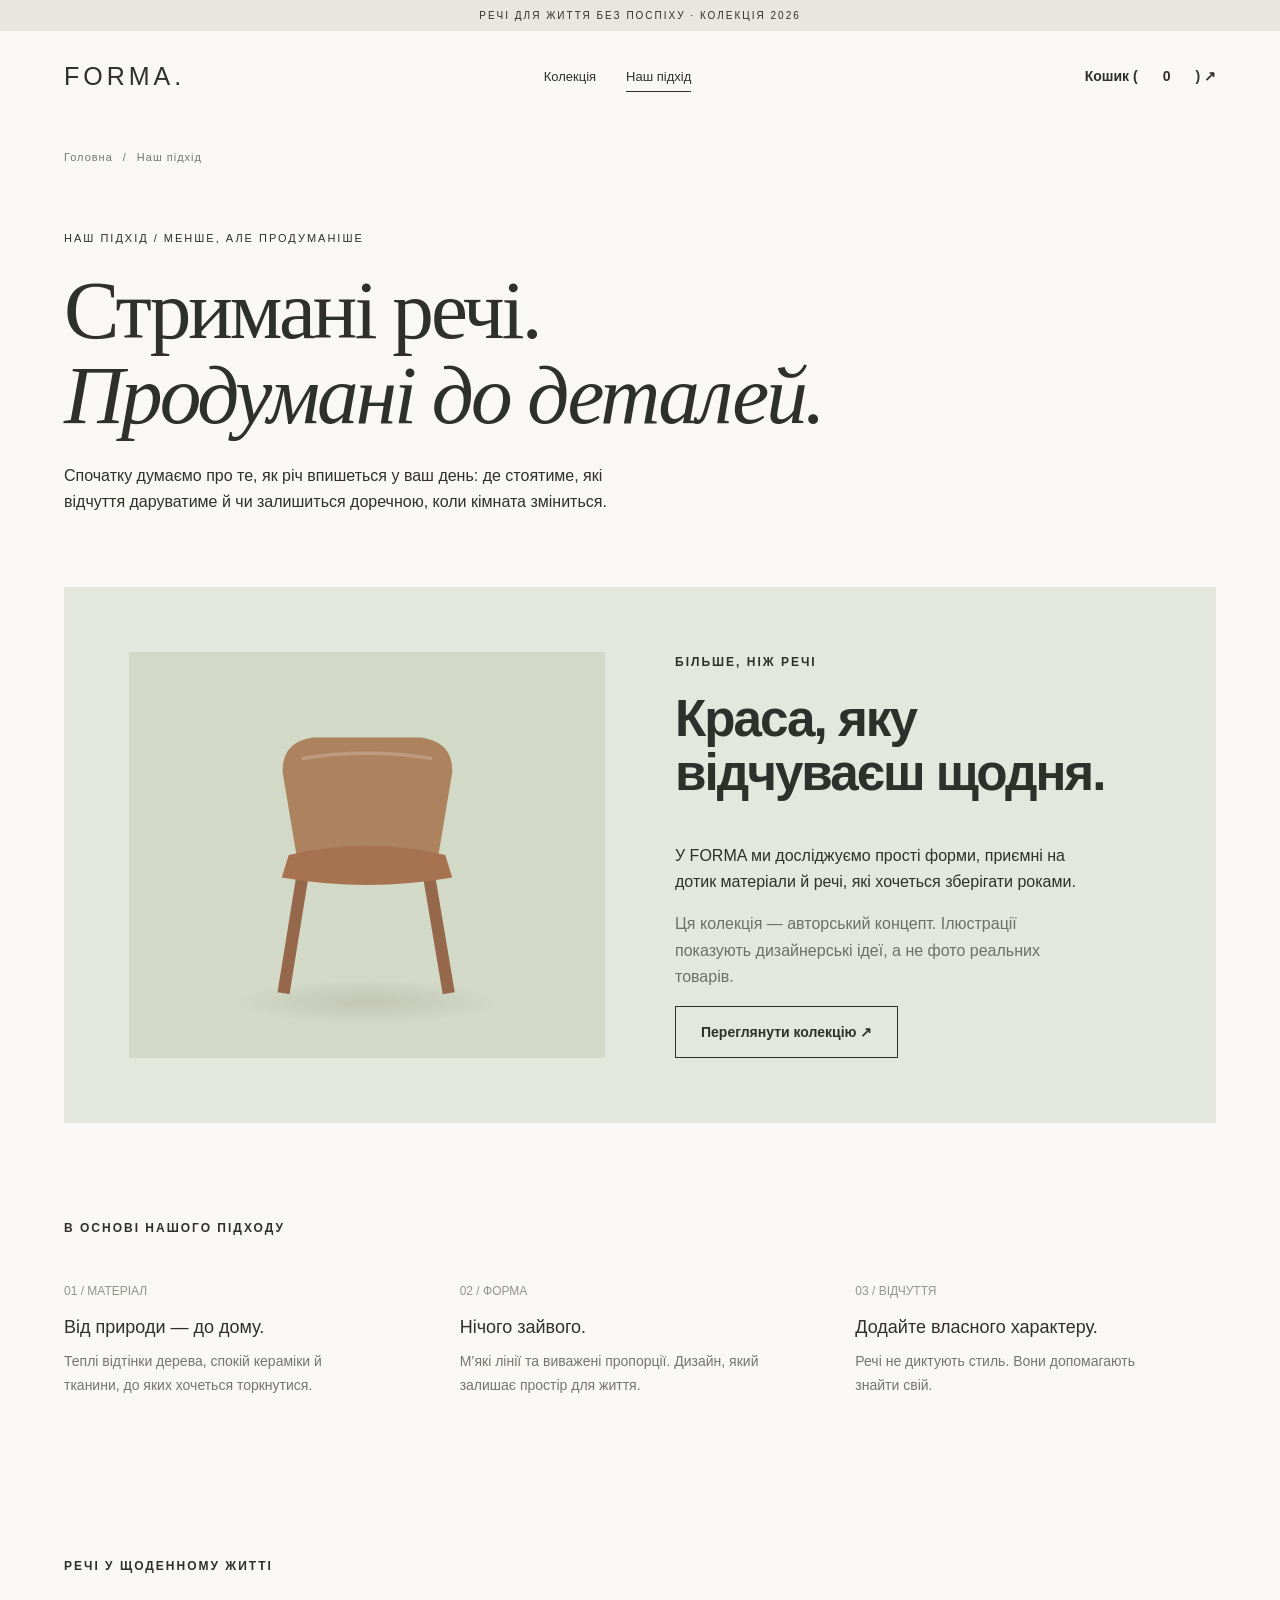
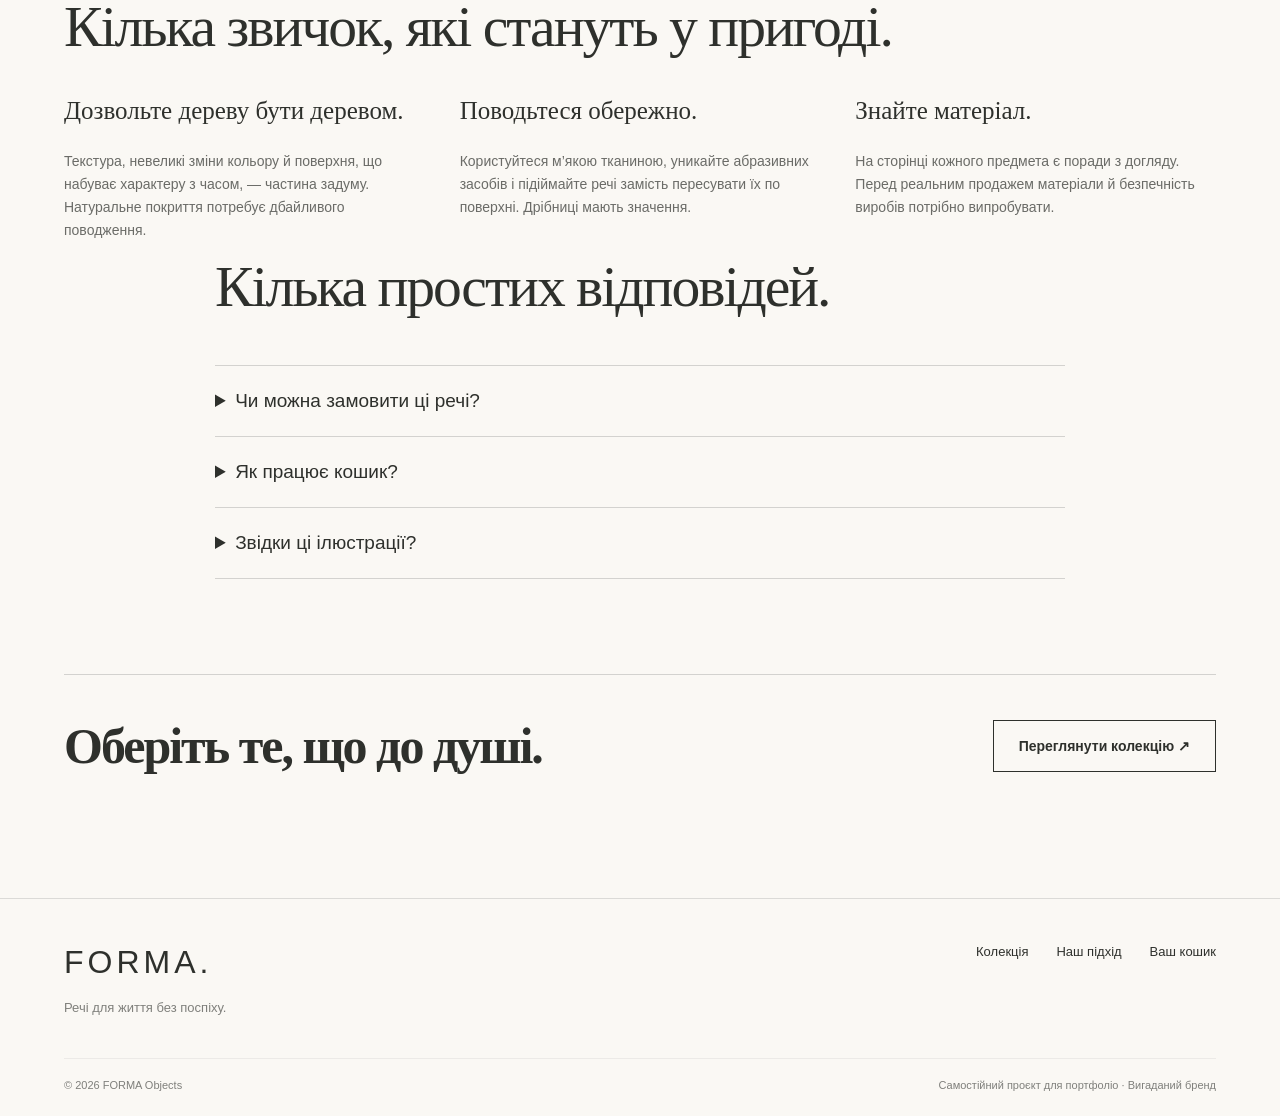
<file: about.html>
<!doctype html><html lang="uk"><head><meta charset="utf-8"><meta name="viewport" content="width=device-width,initial-scale=1"><meta name="theme-color" content="#f5f1e8"><meta name="description" content="Матеріали, пропорції та догляд у концепті предметів для дому FORMA."><title>Наш підхід — FORMA Objects</title><link rel="stylesheet" href="style.css"><link rel="icon" href="data:image/svg+xml,%3Csvg xmlns='http://www.w3.org/2000/svg' viewBox='0 0 100 100'%3E%3Crect width='100' height='100' rx='22' fill='%23293b28'/%3E%3Ctext x='50' y='70' text-anchor='middle' fill='%23e6ecc8' font-size='60'%3EF%3C/text%3E%3C/svg%3E"><script defer src="common.js"></script><script defer src="app.js?v=uk3"></script></head><body class="" data-page="about.html"><a class="skip" href="#main">Перейти до вмісту</a><div class="progress-line" aria-hidden="true"></div><div class="notice">РЕЧІ ДЛЯ ЖИТТЯ БЕЗ ПОСПІХУ · КОЛЕКЦІЯ 2026</div><header class="site-header"><div class="wrap"><nav class="nav" aria-label="Головна навігація"><a class="logo" href="index.html">FORMA.</a><div class="navlinks" id="site-nav"><a href="shop.html">Колекція</a><a href="about.html" aria-current="page">Наш підхід</a></div><a class="btn nav-cta" href="cart.html">Кошик (<span data-cart-count>0</span>) ↗</a><button class="menu-toggle" aria-label="Відкрити меню" aria-controls="site-nav" aria-expanded="false"><span></span><span></span></button></nav></div></header><main id="main"><div class="wrap crumb"><a href="index.html">Головна</a><span>/</span><span>Наш підхід</span></div><section class="page-intro wrap"><span class="page-kicker">Наш підхід / Менше, але продуманіше</span><h1 data-reveal>Стримані речі.<br><em>Продумані до деталей.</em></h1><p data-reveal>Спочатку думаємо про те, як річ впишеться у ваш день: де стоятиме, які відчуття даруватиме й чи залишиться доречною, коли кімната зміниться.</p></section><section class="wrap story" id="story"><div class="story-art"><svg viewBox="0 0 410 460" xmlns="http://www.w3.org/2000/svg" role="img" aria-label="Авторська ілюстрація товару"><defs><radialGradient id="shade"><stop stop-color="#74604b" stop-opacity=".16"/><stop offset="1" stop-color="#74604b" stop-opacity="0"/></radialGradient></defs><ellipse cx="205" cy="399" rx="150" ry="25" fill="url(#shade)"/><path d="M133 240L109 389M274 240L299 389" stroke="#95684c" stroke-width="14"/><path d="M108 135Q107 100 143 95L267 95Q304 100 303 135L287 231L124 231Z" fill="#ad825e"/><path d="M115 230Q205 209 295 230L303 256Q205 273 107 256Z" fill="#a77250"/><path d="M130 119Q205 107 280 119" fill="none" stroke="#fff" opacity=".2" stroke-width="4"/></svg></div><div class="story-copy"><span class="eyebrow">Більше, ніж речі</span><h2 style="margin-top:22px">Краса, яку<br>відчуваєш щодня.</h2><p>У FORMA ми досліджуємо прості форми, приємні на дотик матеріали й речі, які хочеться зберігати роками.</p><p class="muted">Ця колекція — авторський концепт. Ілюстрації показують дизайнерські ідеї, а не фото реальних товарів.</p><a href="shop.html" class="btn">Переглянути колекцію ↗</a></div></section><section class="section wrap"><span class="eyebrow">В основі нашого підходу</span><div class="values"><article><span class="value-no">01 / МАТЕРІАЛ</span><h3>Від природи — до дому.</h3><p class="muted">Теплі відтінки дерева, спокій кераміки й тканини, до яких хочеться торкнутися.</p></article><article><span class="value-no">02 / ФОРМА</span><h3>Нічого зайвого.</h3><p class="muted">М’які лінії та виважені пропорції. Дизайн, який залишає простір для життя.</p></article><article><span class="value-no">03 / ВІДЧУТТЯ</span><h3>Додайте власного характеру.</h3><p class="muted">Речі не диктують стиль. Вони допомагають знайти свій.</p></article></div></section><section class="wrap care-section"><span class="eyebrow">Речі у щоденному житті</span><h2 style="margin:22px 0 40px">Кілька звичок, які стануть у пригоді.</h2><div class="care-grid"><article data-reveal><h3>Дозвольте дереву бути деревом.</h3><p>Текстура, невеликі зміни кольору й поверхня, що набуває характеру з часом, — частина задуму. Натуральне покриття потребує дбайливого поводження.</p></article><article data-reveal style="--delay:90ms"><h3>Поводьтеся обережно.</h3><p>Користуйтеся м’якою тканиною, уникайте абразивних засобів і підіймайте речі замість пересувати їх по поверхні. Дрібниці мають значення.</p></article><article data-reveal style="--delay:180ms"><h3>Знайте матеріал.</h3><p>На сторінці кожного предмета є поради з догляду. Перед реальним продажем матеріали й безпечність виробів потрібно випробувати.</p></article></div></section><section class="section wrap" id="details" style="padding-top:0"><div class="faq"><h2>Кілька простих відповідей.</h2><details><summary>Чи можна замовити ці речі?</summary><p>Це демонстраційний магазин для портфоліо. Товари, характеристики й ціни вигадані. Реальних замовлень, оплат і доставок немає.</p></details><details><summary>Як працює кошик?</summary><p>Додавайте речі, змінюйте кількість або видаляйте позиції. Кошик зберігається в цьому браузері. Підсумок демонстраційного замовлення можна завантажити.</p></details><details><summary>Звідки ці ілюстрації?</summary><p>Предмети намальовано у SVG спеціально для цього концепту. Фото інтер’єру взято з Unsplash як ілюстрацію.</p></details></div></section><div class="wrap split-cta"><h2>Оберіть те, що до душі.</h2><a href="shop.html" class="btn">Переглянути колекцію ↗</a></div></main><footer class="site-footer"><div class="wrap"><div class="footer-top"><div><a class="logo" href="index.html">FORMA.</a><p style="font-size:13px;margin:16px 0 0;opacity:.6">Речі для життя без поспіху.</p></div><div class="footer-links"><a href="shop.html">Колекція</a><a href="about.html" aria-current="page">Наш підхід</a><a href="cart.html">Ваш кошик</a></div></div><div class="footer-bottom"><span>© 2026 FORMA Objects</span><span>Самостійний проєкт для портфоліо · Вигаданий бренд</span></div></div></footer><button class="back-top" aria-label="Повернутися нагору">↑</button><div class="toast" role="status" aria-live="polite" hidden></div></body></html>
</file>
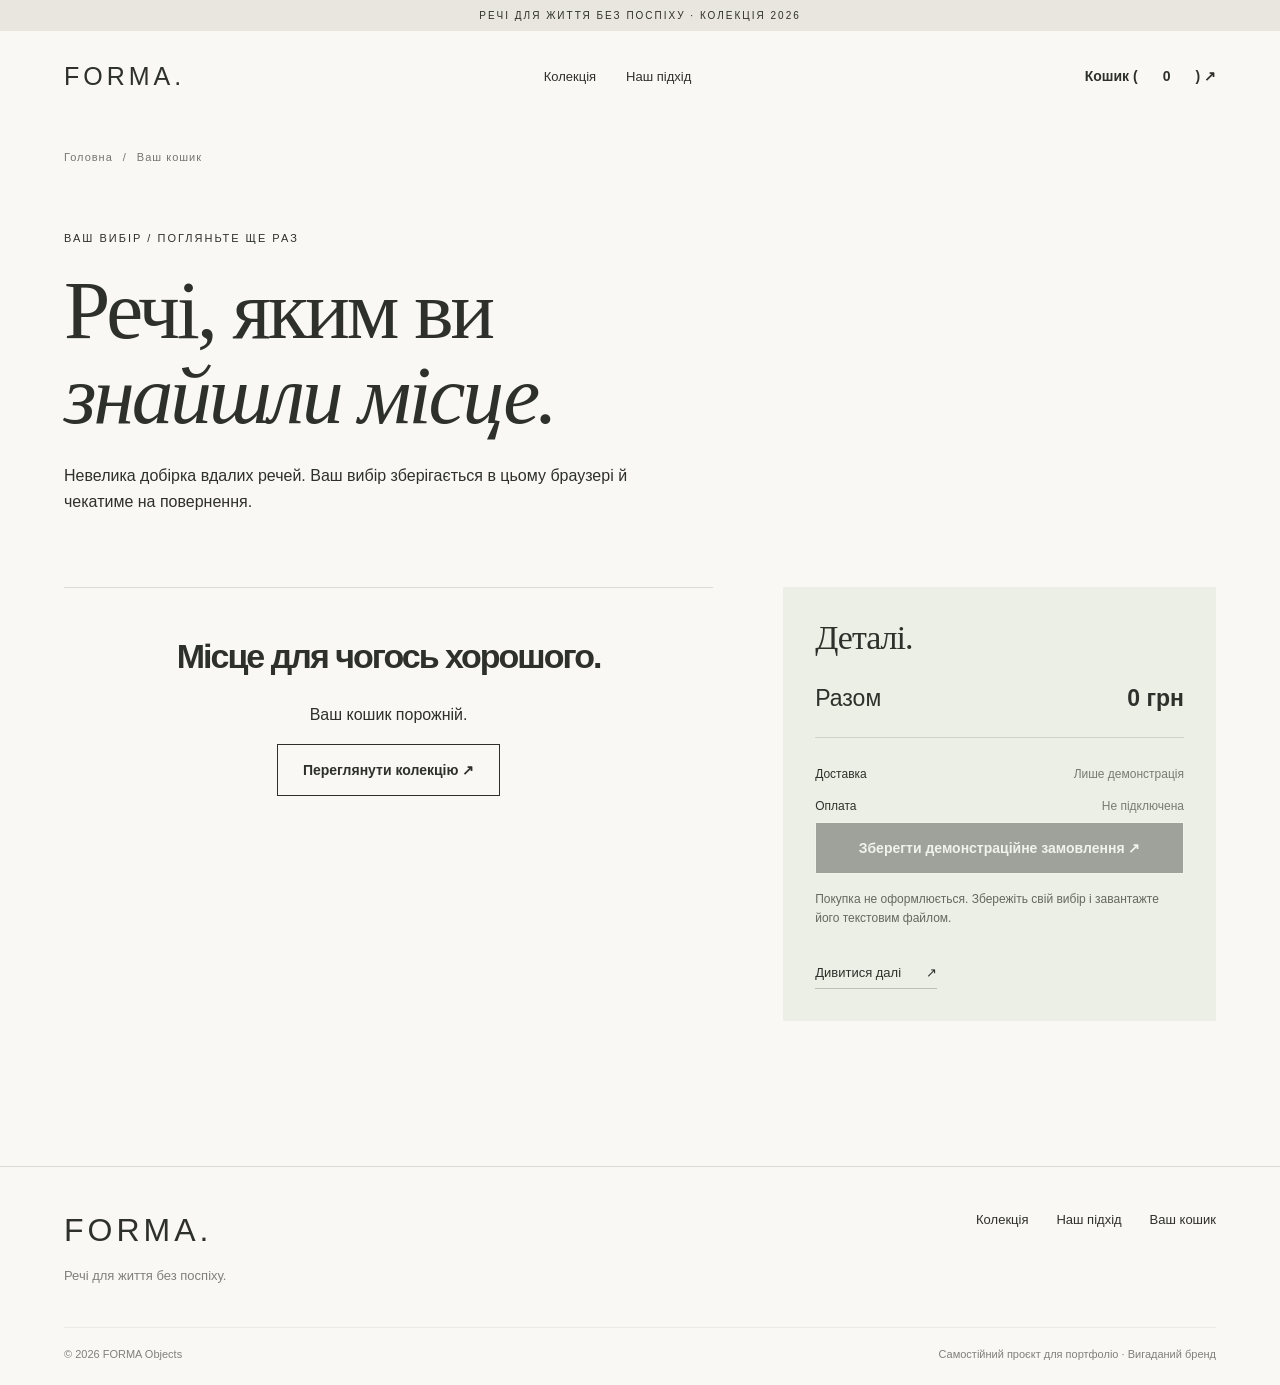
<file: cart.html>
<!doctype html><html lang="uk"><head><meta charset="utf-8"><meta name="viewport" content="width=device-width,initial-scale=1"><meta name="theme-color" content="#f5f1e8"><meta name="description" content="Перегляньте вибрані речі FORMA, змініть кількість і завантажте демонстраційний підсумок."><title>Ваш вибір — FORMA Objects</title><link rel="stylesheet" href="style.css"><link rel="icon" href="data:image/svg+xml,%3Csvg xmlns='http://www.w3.org/2000/svg' viewBox='0 0 100 100'%3E%3Crect width='100' height='100' rx='22' fill='%23293b28'/%3E%3Ctext x='50' y='70' text-anchor='middle' fill='%23e6ecc8' font-size='60'%3EF%3C/text%3E%3C/svg%3E"><script defer src="common.js"></script><script defer src="app.js?v=uk3"></script></head><body class="" data-page="cart.html"><a class="skip" href="#main">Перейти до вмісту</a><div class="progress-line" aria-hidden="true"></div><div class="notice">РЕЧІ ДЛЯ ЖИТТЯ БЕЗ ПОСПІХУ · КОЛЕКЦІЯ 2026</div><header class="site-header"><div class="wrap"><nav class="nav" aria-label="Головна навігація"><a class="logo" href="index.html">FORMA.</a><div class="navlinks" id="site-nav"><a href="shop.html">Колекція</a><a href="about.html">Наш підхід</a></div><a class="btn nav-cta" href="cart.html">Кошик (<span data-cart-count>0</span>) ↗</a><button class="menu-toggle" aria-label="Відкрити меню" aria-controls="site-nav" aria-expanded="false"><span></span><span></span></button></nav></div></header><main id="main"><div class="wrap crumb"><a href="index.html">Головна</a><span>/</span><span>Ваш кошик</span></div><section class="page-intro wrap"><span class="page-kicker">Ваш вибір / Погляньте ще раз</span><h1 data-reveal>Речі, яким ви<br><em>знайшли місце.</em></h1><p data-reveal>Невелика добірка вдалих речей. Ваш вибір зберігається в цьому браузері й чекатиме на повернення.</p></section><section class="wrap cart-layout"><div id="cart-items"></div><aside class="cart-summary-panel"><h2>Деталі.</h2><div class="cart-total"><span>Разом</span><b id="cart-total">0 грн</b></div><div class="cart-facts"><div><span>Доставка</span><span>Лише демонстрація</span></div><div><span>Оплата</span><span>Не підключена</span></div></div><button class="btn" id="checkout">Зберегти демонстраційне замовлення ↗</button><p class="formnote">Покупка не оформлюється. Збережіть свій вибір і завантажте його текстовим файлом.</p><div id="order-result" class="order-note" role="status" hidden></div><button class="btn" id="order-download" style="margin-top:14px" hidden>Завантажити підсумок ↓</button><a class="text-link" href="shop.html" style="margin-top:25px">Дивитися далі <span>↗</span></a></aside></section></main><footer class="site-footer"><div class="wrap"><div class="footer-top"><div><a class="logo" href="index.html">FORMA.</a><p style="font-size:13px;margin:16px 0 0;opacity:.6">Речі для життя без поспіху.</p></div><div class="footer-links"><a href="shop.html">Колекція</a><a href="about.html">Наш підхід</a><a href="cart.html">Ваш кошик</a></div></div><div class="footer-bottom"><span>© 2026 FORMA Objects</span><span>Самостійний проєкт для портфоліо · Вигаданий бренд</span></div></div></footer><button class="back-top" aria-label="Повернутися нагору">↑</button><div class="toast" role="status" aria-live="polite" hidden></div></body></html>
</file>
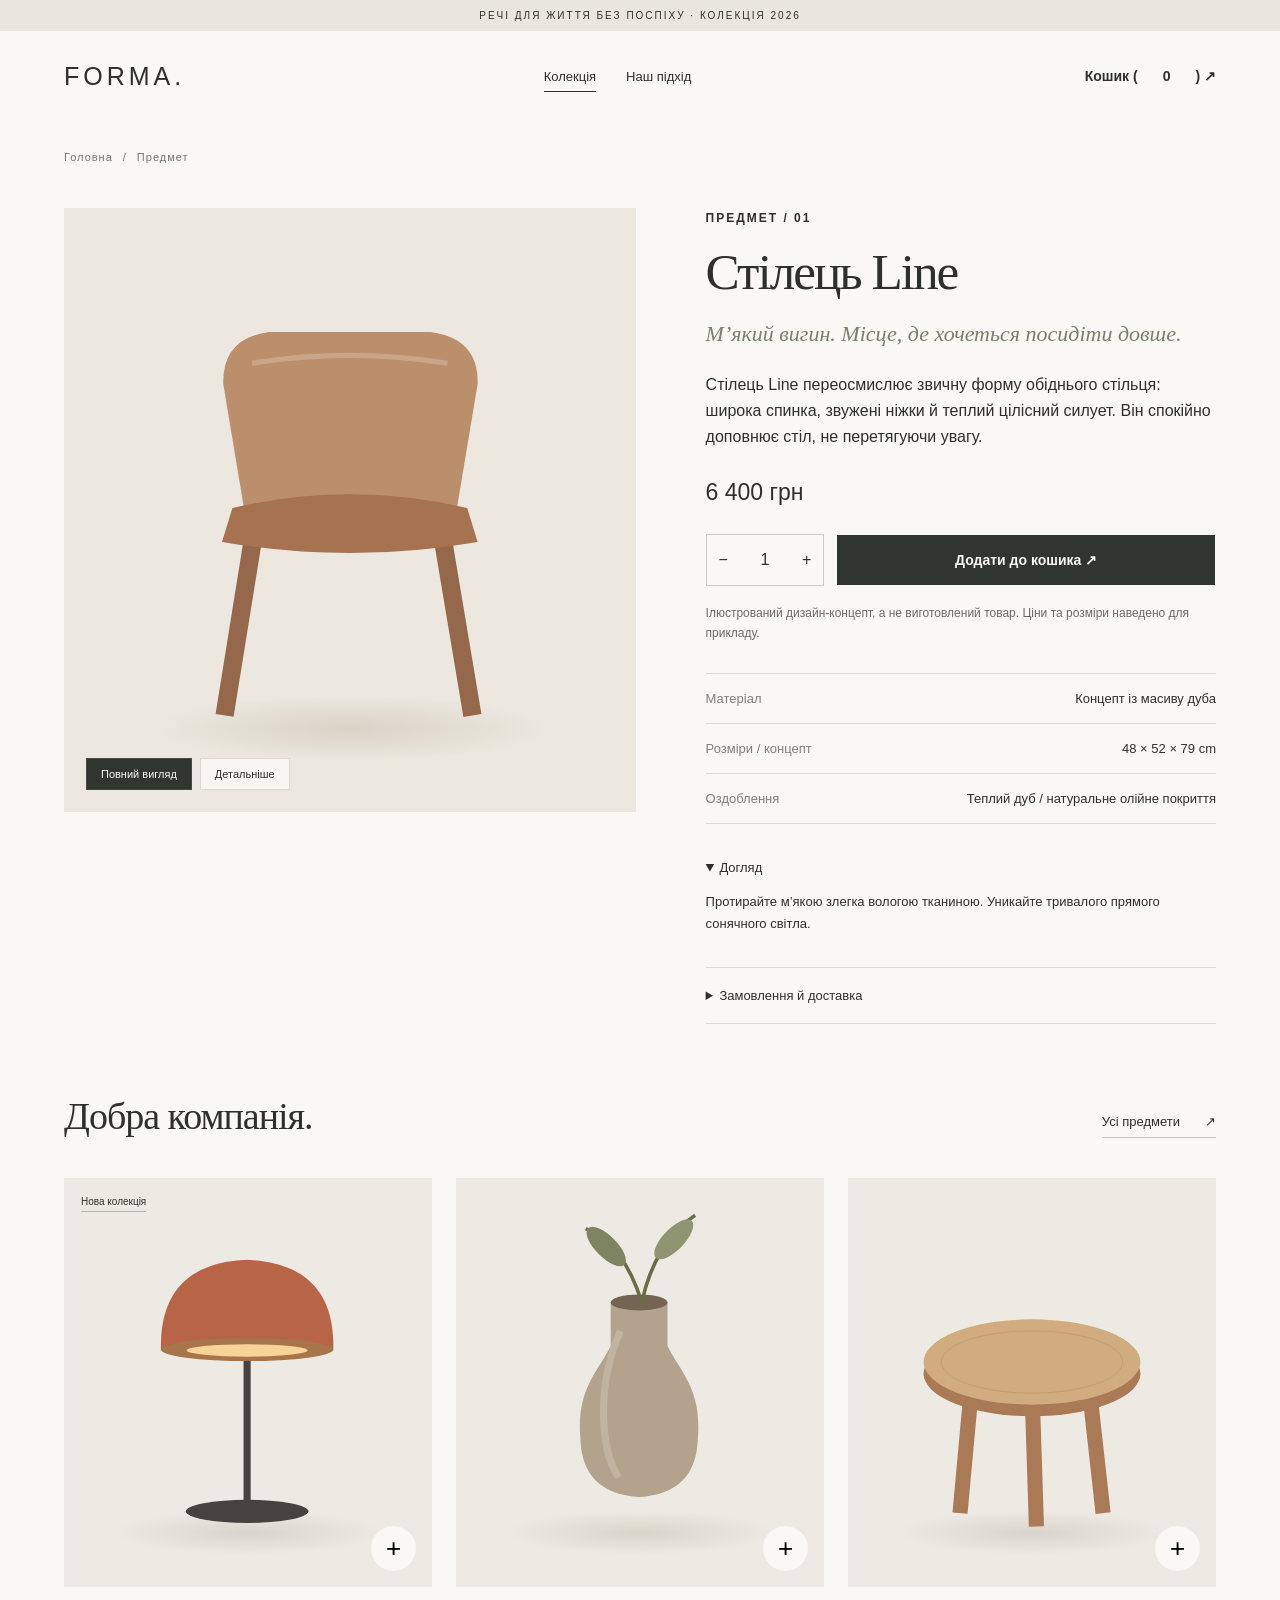
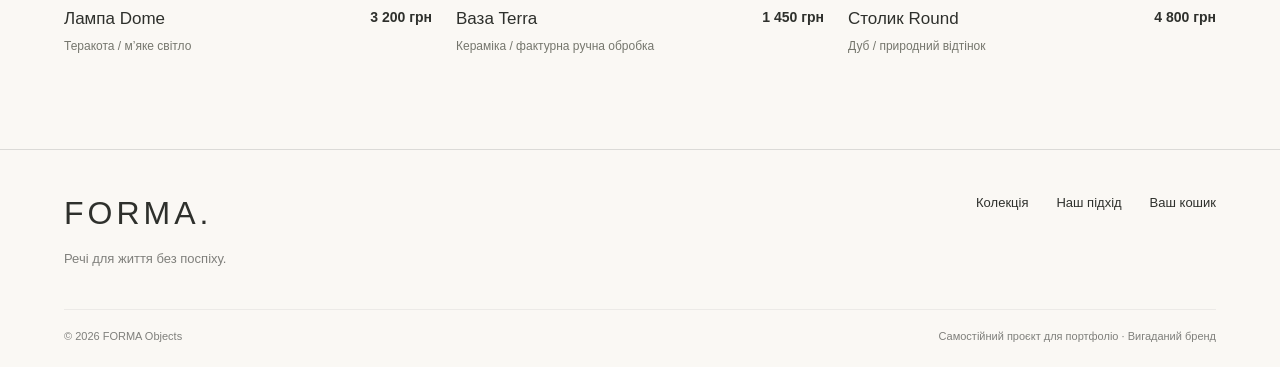
<file: product.html>
<!doctype html><html lang="uk"><head><meta charset="utf-8"><meta name="viewport" content="width=device-width,initial-scale=1"><meta name="theme-color" content="#f5f1e8"><meta name="description" content="Дізнайтеся про концепт меблів або декору FORMA: матеріали, розміри й догляд."><title>Предмет — FORMA Objects</title><link rel="stylesheet" href="style.css"><link rel="icon" href="data:image/svg+xml,%3Csvg xmlns='http://www.w3.org/2000/svg' viewBox='0 0 100 100'%3E%3Crect width='100' height='100' rx='22' fill='%23293b28'/%3E%3Ctext x='50' y='70' text-anchor='middle' fill='%23e6ecc8' font-size='60'%3EF%3C/text%3E%3C/svg%3E"><script defer src="common.js"></script><script defer src="app.js?v=uk3"></script></head><body class="" data-page="product.html"><a class="skip" href="#main">Перейти до вмісту</a><div class="progress-line" aria-hidden="true"></div><div class="notice">РЕЧІ ДЛЯ ЖИТТЯ БЕЗ ПОСПІХУ · КОЛЕКЦІЯ 2026</div><header class="site-header"><div class="wrap"><nav class="nav" aria-label="Головна навігація"><a class="logo" href="index.html">FORMA.</a><div class="navlinks" id="site-nav"><a href="shop.html" aria-current="page">Колекція</a><a href="about.html">Наш підхід</a></div><a class="btn nav-cta" href="cart.html">Кошик (<span data-cart-count>0</span>) ↗</a><button class="menu-toggle" aria-label="Відкрити меню" aria-controls="site-nav" aria-expanded="false"><span></span><span></span></button></nav></div></header><main id="main"><div class="wrap crumb"><a href="index.html">Головна</a><span>/</span><span>Предмет</span></div><section class="wrap" id="product-detail"></section><section class="wrap related"><div class="section-top"><h2>Добра компанія.</h2><a href="shop.html" class="text-link">Усі предмети <span>↗</span></a></div><div class="grid3" id="related-products"></div></section></main><footer class="site-footer"><div class="wrap"><div class="footer-top"><div><a class="logo" href="index.html">FORMA.</a><p style="font-size:13px;margin:16px 0 0;opacity:.6">Речі для життя без поспіху.</p></div><div class="footer-links"><a href="shop.html" aria-current="page">Колекція</a><a href="about.html">Наш підхід</a><a href="cart.html">Ваш кошик</a></div></div><div class="footer-bottom"><span>© 2026 FORMA Objects</span><span>Самостійний проєкт для портфоліо · Вигаданий бренд</span></div></div></footer><button class="back-top" aria-label="Повернутися нагору">↑</button><div class="toast" role="status" aria-live="polite" hidden></div></body></html>
</file>
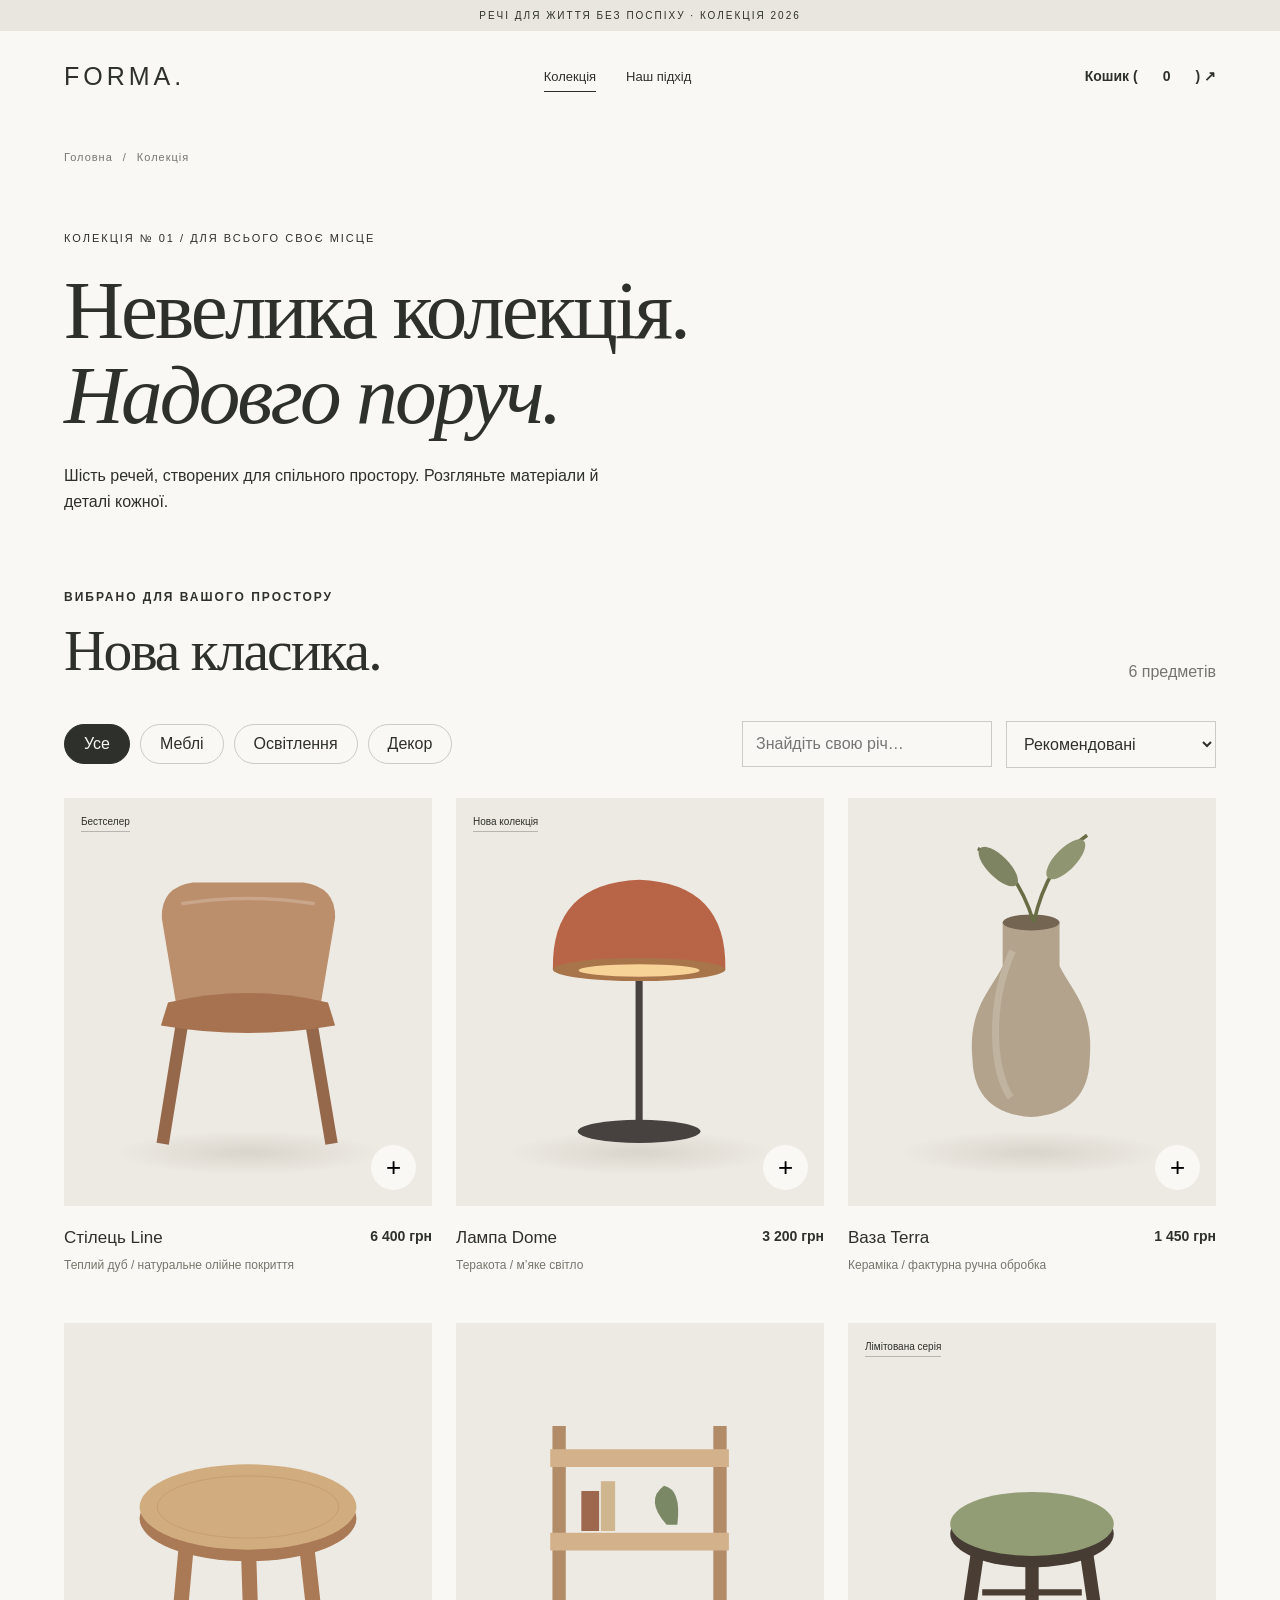
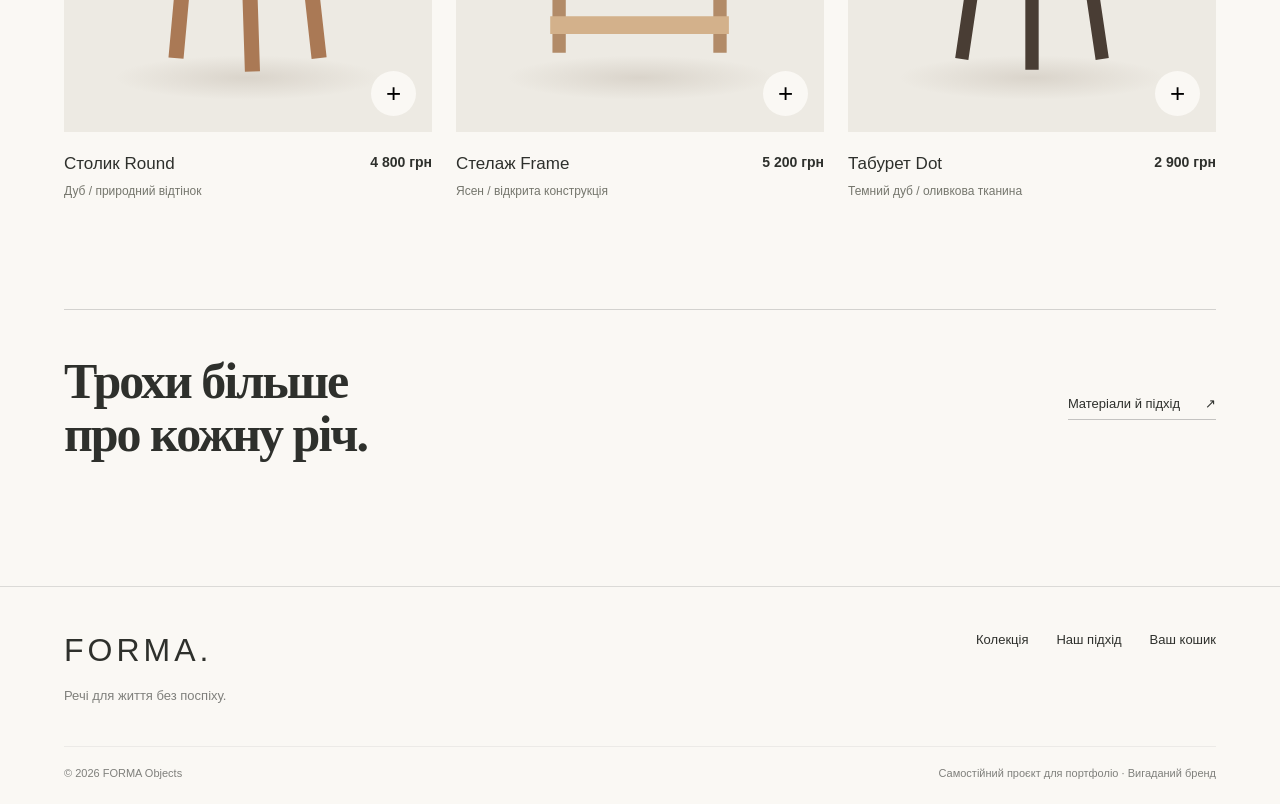
<file: shop.html>
<!doctype html><html lang="uk"><head><meta charset="utf-8"><meta name="viewport" content="width=device-width,initial-scale=1"><meta name="theme-color" content="#f5f1e8"><meta name="description" content="Перегляньте шість ілюстрованих концептів меблів, освітлення й декору. Шукайте, фільтруйте й вивчайте деталі."><title>Колекція — FORMA Objects</title><link rel="stylesheet" href="style.css"><link rel="icon" href="data:image/svg+xml,%3Csvg xmlns='http://www.w3.org/2000/svg' viewBox='0 0 100 100'%3E%3Crect width='100' height='100' rx='22' fill='%23293b28'/%3E%3Ctext x='50' y='70' text-anchor='middle' fill='%23e6ecc8' font-size='60'%3EF%3C/text%3E%3C/svg%3E"><script defer src="common.js"></script><script defer src="app.js?v=uk3"></script></head><body class="shop-page" data-page="shop.html"><a class="skip" href="#main">Перейти до вмісту</a><div class="progress-line" aria-hidden="true"></div><div class="notice">РЕЧІ ДЛЯ ЖИТТЯ БЕЗ ПОСПІХУ · КОЛЕКЦІЯ 2026</div><header class="site-header"><div class="wrap"><nav class="nav" aria-label="Головна навігація"><a class="logo" href="index.html">FORMA.</a><div class="navlinks" id="site-nav"><a href="shop.html" aria-current="page">Колекція</a><a href="about.html">Наш підхід</a></div><a class="btn nav-cta" href="cart.html">Кошик (<span data-cart-count>0</span>) ↗</a><button class="menu-toggle" aria-label="Відкрити меню" aria-controls="site-nav" aria-expanded="false"><span></span><span></span></button></nav></div></header><main id="main"><div class="wrap crumb"><a href="index.html">Головна</a><span>/</span><span>Колекція</span></div><section class="page-intro wrap"><span class="page-kicker">Колекція № 01 / Для всього своє місце</span><h1 data-reveal>Невелика колекція.<br><em>Надовго поруч.</em></h1><p data-reveal>Шість речей, створених для спільного простору. Розгляньте матеріали й деталі кожної.</p></section><section class="section wrap" id="collection"><div class="section-top"><div><span class="eyebrow">Вибрано для вашого простору</span><h2 style="margin-top:15px">Нова класика.</h2></div><span class="muted" id="results-count" role="status"></span></div><div class="shop-controls"><div class="chips" aria-label="Категорії товарів"><button class="chip" data-category="all" aria-pressed="true">Усе</button><button class="chip" data-category="furniture" aria-pressed="false">Меблі</button><button class="chip" data-category="light" aria-pressed="false">Освітлення</button><button class="chip" data-category="decor" aria-pressed="false">Декор</button></div><input type="search" id="search" aria-label="Пошук товарів" placeholder="Знайдіть свою річ…"><select id="sort" aria-label="Сортування товарів"><option value="featured">Рекомендовані</option><option value="low">Ціна: за зростанням</option><option value="high">Ціна: за спаданням</option></select></div><div class="grid3 product-grid" id="products"></div><div class="empty" id="no-results" hidden><h3>Нічого не знайдено.</h3><p>Спробуйте іншу назву або категорію.</p><button class="btn" id="reset-filters">Скинути пошук</button></div></section><div class="wrap split-cta"><h2>Трохи більше<br>про кожну річ.</h2><a href="about.html" class="text-link">Матеріали й підхід <span>↗</span></a></div></main><footer class="site-footer"><div class="wrap"><div class="footer-top"><div><a class="logo" href="index.html">FORMA.</a><p style="font-size:13px;margin:16px 0 0;opacity:.6">Речі для життя без поспіху.</p></div><div class="footer-links"><a href="shop.html" aria-current="page">Колекція</a><a href="about.html">Наш підхід</a><a href="cart.html">Ваш кошик</a></div></div><div class="footer-bottom"><span>© 2026 FORMA Objects</span><span>Самостійний проєкт для портфоліо · Вигаданий бренд</span></div></div></footer><button class="back-top" aria-label="Повернутися нагору">↑</button><div class="toast" role="status" aria-live="polite" hidden></div></body></html>
</file>
<file: style.css>
*{box-sizing:border-box}html{scroll-behavior:smooth;scroll-padding-top:90px}body{margin:0}button,input,select,textarea{font:inherit}button,a,input,select,textarea{-webkit-tap-highlight-color:transparent}button,a{touch-action:manipulation}button{cursor:pointer}a{color:inherit;text-decoration:none}img{display:block;width:100%;object-fit:cover}button:focus-visible,a:focus-visible,input:focus-visible,select:focus-visible,textarea:focus-visible{outline:3px solid #786cff;outline-offset:5px}.skip{position:fixed;top:-100px;left:20px;z-index:99;padding:14px;background:#fff;color:#111}.skip:focus{top:10px}.wrap{width:min(1320px,90%);margin:auto}.nav{display:flex;align-items:center;justify-content:space-between;gap:24px;min-height:90px}.navlinks{display:flex;gap:30px;align-items:center}.logo{font-size:27px;font-weight:800;letter-spacing:-1.5px}.eyebrow{font-size:12px;text-transform:uppercase;letter-spacing:2px;font-weight:700}.btn{display:inline-flex;align-items:center;justify-content:center;gap:25px;padding:17px 25px;border:1px solid currentColor;background:transparent;font-weight:600;font-size:14px}.btn:hover{transform:translateY(-2px)}.menu-toggle{display:none;color:inherit;background:transparent;border:1px solid currentColor;padding:10px}.section{padding:95px 0}h1,h2,h3,p{margin-top:0}h2{font-size:clamp(34px,4.5vw,64px);line-height:1.06;letter-spacing:-2px}p{line-height:1.65}.section-top{display:flex;justify-content:space-between;align-items:end;gap:25px;margin-bottom:40px}.section-top h2{margin-bottom:0}.muted{opacity:.65}.grid3{display:grid;grid-template-columns:repeat(3,1fr);gap:24px}.footer{padding:35px 0;border-top:1px solid #8885;font-size:13px}.footer .wrap{display:flex;justify-content:space-between;gap:20px;flex-wrap:wrap}.demo{font-size:11px;letter-spacing:.4px;opacity:.65}.chips{display:flex;gap:10px;flex-wrap:wrap}.chip{border:1px solid #8886;background:transparent;border-radius:30px;padding:10px 19px;color:inherit}.chip[aria-pressed=true]{background:var(--ink);color:var(--paper);border-color:var(--ink)}dialog{width:min(540px,92%);max-height:90dvh;overflow:auto;border:0;padding:35px;background:var(--paper,#fff);color:var(--ink,#111)}dialog::backdrop{background:#1119;backdrop-filter:blur(6px)}.dialoghead{display:flex;align-items:center;justify-content:space-between;gap:20px;margin-bottom:25px}.dialoghead h2{font-size:30px;letter-spacing:-1px;margin:0}.close{border:1px solid #8886;background:transparent;color:inherit;width:38px;height:38px;font-size:22px}label{display:block;font-size:13px;margin:16px 0 7px}input,select,textarea{width:100%;padding:13px;border:1px solid #8886;border-radius:0;background:transparent;color:inherit}select option{background:var(--paper,#fff);color:var(--ink,#111)}textarea{resize:vertical}.fieldrow{display:grid;grid-template-columns:1fr 1fr;gap:15px}.formnote{font-size:12px;line-height:1.6;opacity:.7;margin-top:16px}.toast{position:fixed;bottom:24px;left:50%;transform:translateX(-50%);background:var(--ink,#111);color:var(--paper,#fff);padding:18px 24px;z-index:100;max-width:92%;box-shadow:0 6px 40px #0002}.hidden,[hidden]{display:none!important}.faq details{border-top:1px solid #8885;padding:24px 0}.faq details:last-child{border-bottom:1px solid #8885}.faq summary{cursor:pointer;font-size:19px}.faq details p{margin-top:18px;max-width:650px}.reveal{animation:rise .7s ease both}@keyframes rise{from{opacity:0;transform:translateY(20px)}to{opacity:1;transform:none}}@media(max-width:760px){.nav{min-height:74px}.menu-toggle{display:block}.navlinks{display:none;position:absolute;top:74px;left:0;width:100%;padding:25px 5%;background:var(--paper);border-bottom:1px solid #8885;z-index:30;flex-direction:column;align-items:stretch}.navlinks.open{display:flex}.nav>.btn{margin-left:auto}.grid3{grid-template-columns:1fr}.section{padding:65px 0}.section-top{align-items:start;flex-direction:column}h2{letter-spacing:-1px}.fieldrow{grid-template-columns:1fr}.btn{gap:15px;padding:14px 18px}}@media(prefers-reduced-motion:reduce){html{scroll-behavior:auto}*,*::before,*::after{animation:none!important;transition:none!important}}:root{--paper:#faf8f4;--ink:#2e302c}body{background:var(--paper);color:var(--ink);font-family:Arial,sans-serif}.notice{background:#e8e6df;text-align:center;padding:10px;font-size:10px;letter-spacing:2px}.logo{letter-spacing:4px;font-size:25px;font-weight:500}.nav .btn{border:0;padding-right:0}.hero{display:grid;grid-template-columns:.8fr 1.2fr;background:#eeebe3;min-height:600px}.hero-copy{padding:80px 45px 70px max(5vw,calc((100vw - 1320px)/2));align-self:center}.hero h1{font-family:Georgia,serif;font-weight:400;font-size:clamp(58px,5.8vw,90px);line-height:1.03;letter-spacing:-4px;margin:25px 0}.hero h1 em{font-weight:400;color:#7b826c}.hero p{font-size:15px;max-width:320px}.hero .btn{margin-top:18px;background:var(--ink);color:var(--paper)}.hero-image{position:relative;min-height:590px;overflow:hidden}.hero-image img{height:100%;position:absolute;inset:0;filter:saturate(.7)}.image-label{position:absolute;bottom:28px;right:28px;background:#faf8f4e8;padding:18px 24px;font-size:12px}.image-label b{display:block;margin-bottom:6px;font-family:Georgia,serif;font-size:21px;font-weight:400}.benefits{display:flex;justify-content:space-between;gap:25px;padding:25px 0;border-bottom:1px solid #8884;font-size:12px}.benefits span{display:flex;gap:15px;align-items:center}.benefits i{font-style:normal;font-size:25px}.section h2{font-family:Georgia,serif;font-weight:400}.shop-controls{display:flex;align-items:center;gap:14px;flex-wrap:wrap;margin-bottom:30px}.shop-controls input{max-width:250px;margin-left:auto}.shop-controls select{max-width:210px}.product-visual{background:#edeae3;position:relative;aspect-ratio:.9;overflow:hidden}.product-visual svg{width:100%;height:100%;transition:transform .4s}.product:hover svg{transform:scale(1.045)}.tag{position:absolute;left:17px;top:18px;font-size:10px;border-bottom:1px solid #8888;padding-bottom:4px}.add{position:absolute;bottom:16px;right:16px;background:#faf8f4;border:0;border-radius:50%;width:45px;height:45px;font-size:26px}.add:hover{background:#dce2d0}.product-title{display:flex;justify-content:space-between;gap:10px;margin-top:22px}.product h3{font-size:17px;font-weight:500;margin-bottom:8px}.product p{font-size:12px;color:#75766d}.product strong{font-size:14px;white-space:nowrap}.product-grid{row-gap:35px}.empty{padding:50px;text-align:center;border:1px solid #8884}.story{background:#e4e7dd;display:grid;grid-template-columns:1fr 1fr;gap:70px;padding:65px}.story-art{background:#d2d9c7;display:flex;align-items:center;justify-content:center;min-height:370px}.story-art svg{max-height:400px;width:100%}.story-copy{align-self:center}.story h2{font-size:clamp(36px,4vw,58px)}.story p{max-width:420px}.values{display:grid;grid-template-columns:repeat(3,1fr);gap:35px;margin-top:45px}.values h3{font-size:18px;font-weight:500;margin:18px 0 12px}.values p{font-size:14px;max-width:300px}.value-no{font-size:12px;opacity:.5}.faq{max-width:850px;margin:auto}.cart-row{display:grid;grid-template-columns:68px 1fr auto;align-items:center;gap:15px;border-bottom:1px solid #8884;padding:18px 0}.cart-row svg{width:68px;background:#eeebe3}.cart-row h3{font-size:15px;margin-bottom:8px}.cart-row p{font-size:12px;margin:0}.cart-buttons{display:flex;align-items:center;gap:8px;margin-top:10px}.cart-buttons button{border:1px solid #8885;background:transparent;color:inherit;min-width:28px;height:28px}.cart-buttons .remove{font-size:11px;border:0;text-decoration:underline}.cart-total{display:flex;justify-content:space-between;margin:25px 0;font-size:23px}.order-done{padding:20px;background:#e4e7dd;margin:15px 0;font-size:14px}@media(max-width:900px){.shop-controls input{margin-left:0}.hero-copy{padding:50px 6%}.hero h1{font-size:65px}.hero-image{min-height:540px}.story{gap:30px;padding:30px}.grid3{grid-template-columns:repeat(2,1fr)}}@media(max-width:760px){.hero{grid-template-columns:1fr}.hero-copy{padding:45px 5%}.hero-image{min-height:430px}.hero h1{max-width:500px}.benefits{overflow:auto;white-space:nowrap}.story{grid-template-columns:1fr;padding:25px}.values{grid-template-columns:1fr;gap:20px}.product-title{flex-direction:column;gap:0}.grid3{gap:16px}.shop-controls input,.shop-controls select{max-width:none;flex:1;min-width:160px}.product h3{font-size:15px}.product strong{font-size:13px}.navlinks .btn{justify-content:start}.nav>.btn{font-size:12px}.logo{font-size:21px;letter-spacing:2px}}
:root{--accent:var(--ink)}html{scroll-padding-top:104px}body{overflow-x:clip;animation:page-in .45s ease both}.site-header{position:sticky;top:0;z-index:50;background:var(--paper);transition:box-shadow .25s}.site-header.scrolled{box-shadow:0 1px 0 #8884,0 8px 30px #00004}.navlinks a{position:relative;font-size:13px;white-space:nowrap;padding:8px 0}.navlinks a::after{content:"";position:absolute;bottom:0;left:0;height:1px;width:100%;background:currentColor;transform:scaleX(0);transform-origin:left;transition:transform .25s}.navlinks a:hover::after,.navlinks a[aria-current=page]::after{transform:scaleX(1)}.nav .logo{white-space:nowrap}.menu-toggle{color:inherit;display:none;align-items:center;justify-content:center;width:42px;height:42px;position:relative}.menu-toggle span{position:absolute;width:19px;height:1px;background:currentColor;transition:transform .25s}.menu-toggle span:first-child{transform:translateY(-4px)}.menu-toggle span:last-child{transform:translateY(4px)}.menu-toggle[aria-expanded=true] span:first-child{transform:rotate(45deg)}.menu-toggle[aria-expanded=true] span:last-child{transform:rotate(-45deg)}.progress-line{position:fixed;top:0;left:0;height:2px;width:100%;background:var(--accent);transform:scaleX(0);transform-origin:left;z-index:70;pointer-events:none}.crumb{font-size:11px;letter-spacing:1px;display:flex;gap:10px;align-items:center;opacity:.65;padding-top:30px}.crumb a:hover{text-decoration:underline}.page-intro{padding:65px 0 55px}.page-intro h1{font-size:clamp(48px,6.5vw,90px);line-height:1.02;letter-spacing:-3px;font-weight:400;max-width:950px;margin:22px 0 25px}.page-intro p{max-width:570px;font-size:16px;opacity:.7}.page-kicker{font-size:11px;letter-spacing:2px;text-transform:uppercase}.two-col{display:grid;grid-template-columns:1fr 1fr;gap:65px}.editorial{max-width:750px;margin:auto;padding:70px 0}.editorial p{font-size:18px;line-height:1.85;margin-bottom:28px}.editorial h2{margin-top:60px}.editorial .lead{font-size:clamp(24px,3vw,36px);line-height:1.45;letter-spacing:-.5px}.big-photo{height:clamp(300px,55vw,650px);overflow:hidden}.big-photo img{height:100%;transition:transform .7s}.big-photo:hover img{transform:scale(1.025)}.caption{display:flex;justify-content:space-between;gap:20px;font-size:11px;padding:15px 0;color:inherit;opacity:.6}.text-link{display:inline-flex;gap:25px;align-items:center;font-size:13px;padding-bottom:8px;border-bottom:1px solid #8887}.text-link span{display:inline-block;transition:transform .25s}.text-link:hover span{transform:translate(4px,-4px)}.btn{transition:transform .2s,background .2s,color .2s,box-shadow .2s}.btn:active{transform:translateY(0) scale(.98)}.menu-card,.product,.work-card{animation:none}.reveal{animation:none}.motion-ready [data-reveal]{opacity:0;transform:translateY(22px);transition:opacity .65s ease,transform .65s cubic-bezier(.2,.7,.3,1);transition-delay:var(--delay,0ms)}.motion-ready [data-reveal].seen{opacity:1;transform:none}.site-footer{border-top:1px solid #8884;margin-top:80px;padding:45px 0 25px}.footer-top{display:flex;justify-content:space-between;gap:35px;align-items:start;padding-bottom:40px}.footer-top .logo{font-size:32px}.footer-links{display:flex;gap:28px;flex-wrap:wrap;font-size:13px}.footer-bottom{padding-top:20px;border-top:1px solid #8883;display:flex;justify-content:space-between;gap:20px;font-size:11px;opacity:.6}.back-top{position:fixed;right:22px;bottom:22px;width:42px;height:42px;border:1px solid #8885;background:var(--paper);color:var(--ink);z-index:45;opacity:0;transform:translateY(12px);pointer-events:none;transition:opacity .25s,transform .25s;border-radius:50%}.back-top.visible{opacity:1;transform:none;pointer-events:auto}.chapter{font-size:12px;border-top:1px solid #8884;display:flex;justify-content:space-between;padding:22px 0}.soft-panel{padding:35px;background:#8881}.inline-note{font-size:12px;opacity:.7;line-height:1.65}.form-card{padding:35px;background:#8881}.form-card .btn{margin-top:20px}.save-state{margin-top:20px;border-left:2px solid var(--accent);padding:15px 20px;background:#8881;font-size:14px}.image-frame{overflow:hidden}.image-frame img{transition:transform .7s}.image-frame:hover img{transform:scale(1.035)}.split-cta{display:flex;justify-content:space-between;align-items:center;gap:30px;padding:45px 0;border-top:1px solid #8885}.split-cta h2{font-size:clamp(30px,4vw,50px);margin:0}.section-top p{margin:0}.animate-pop{animation:pop .35s ease}.empty-state{padding:50px 0;text-align:center}.chip{transition:background .2s,color .2s,transform .2s}.chip:active{transform:scale(.96)}@keyframes page-in{from{opacity:.45;transform:translateY(6px)}to{opacity:1;transform:none}}@keyframes pop{50%{transform:scale(1.07)}}@keyframes card-in{from{opacity:0;transform:translateY(10px)}to{opacity:1;transform:none}}@keyframes slow-turn{to{transform:rotate(337deg)}}@keyframes gentle-float{0%,100%{transform:rotate(12deg) translateY(0)}50%{transform:rotate(8deg) translateY(-7px)}}@keyframes steam{0%{opacity:0;transform:translateY(8px) scaleX(.7)}40%{opacity:.5}100%{opacity:0;transform:translateY(-24px) scaleX(1.1)}}@media(min-width:761px){.nav>.btn{margin-left:10px}}@media(max-width:760px){.site-header .nav{gap:15px}.menu-toggle{display:inline-flex;flex-shrink:0}.navlinks{top:74px;max-height:calc(100dvh - 74px);overflow:auto;box-shadow:0 20px 30px #0001}.navlinks a{padding:12px 0}.navlinks a::after{width:40px}.two-col{grid-template-columns:1fr;gap:35px}.page-intro{padding:38px 0}.page-intro h1{font-size:clamp(44px,11vw,70px);letter-spacing:-2px}.editorial{padding:40px 0}.editorial p{font-size:16px}.footer-top,.footer-bottom,.split-cta{flex-direction:column;align-items:start}.footer-links{gap:18px}.site-footer{margin-top:55px}.form-card,.soft-panel{padding:24px}.back-top{right:15px;bottom:15px}.crumb{padding-top:22px}.footer-top .logo{font-size:27px}}@media(prefers-reduced-motion:reduce){body{animation:none}.motion-ready [data-reveal]{opacity:1;transform:none;transition:none}*,*::before,*::after{animation:none!important;transition:none!important;scroll-behavior:auto!important}}

:root{--accent:#7b826c}.page-intro h1,.split-cta h2{font-family:Georgia,serif}.hero-image::after{content:"";position:absolute;inset:0;border:12px solid #faf8f400;pointer-events:none}.product-picture{display:block;height:100%;width:100%}.product-picture svg{width:100%;height:100%}.product-visual .add{z-index:2;transition:background .2s,transform .2s}.product-visual .add:hover{transform:rotate(90deg)}.product-visual .add.added{background:#d3dec6;transform:scale(1.1)}.product-title a:hover{text-decoration:underline;text-underline-offset:4px}.featured{padding:80px 0}.featured h2{font-family:Georgia,serif;font-weight:400}.featured .grid3{margin-top:35px}.shop-page #collection{padding-top:0}.product-detail{display:grid;grid-template-columns:1.12fr 1fr;gap:70px;padding:45px 0 70px;align-items:start}.product-detail-art{background:#ece8df;position:relative;overflow:hidden;min-height:600px}.product-detail-art svg{width:100%;height:600px;transition:transform .65s ease;transform-origin:center}.product-detail-art.detail-view svg{transform:scale(1.7) translateY(25px)}.product-view-tools{position:absolute;bottom:22px;left:22px;display:flex;gap:8px;z-index:2}.product-view-tools button{background:#faf8f4d9;border:1px solid #8884;padding:9px 14px;font-size:11px;color:inherit}.product-view-tools button[aria-pressed=true]{background:#30352d;color:#faf8f4}.product-copy{position:sticky;top:125px}.product-copy h1{font:400 clamp(42px,4vw,65px)/1.03 Georgia,serif;letter-spacing:-2px;margin:20px 0}.product-copy .tagline{font:italic 22px/1.4 Georgia,serif;color:#78806b}.product-price{font-size:23px;margin:28px 0}.buy-row{display:flex;gap:12px;align-items:stretch;margin-bottom:18px}.quantity-stepper{display:flex;border:1px solid #8886;align-items:center}.quantity-stepper button{background:transparent;border:0;padding:12px;color:inherit}.quantity-stepper input{width:50px;padding:10px 0;border:0;text-align:center;-moz-appearance:textfield}.quantity-stepper input::-webkit-inner-spin-button{appearance:none}.buy-row>.btn{flex:1;background:#30352d;color:#faf8f4}.specs{border-top:1px solid #8884;margin-top:30px}.specs div{display:flex;justify-content:space-between;gap:20px;border-bottom:1px solid #8884;padding:17px 0;font-size:13px}.specs dt{opacity:.6}.specs dd{margin:0;text-align:right;max-width:65%}.product-copy details{border-bottom:1px solid #8884;padding:20px 0;font-size:13px}.product-copy summary{cursor:pointer}.product-copy details p{margin-top:16px}.related h2{font:400 38px Georgia,serif;letter-spacing:-1px}.cart-layout{display:grid;grid-template-columns:1.5fr 1fr;gap:70px;padding-bottom:65px}.cart-layout #cart-items{border-top:1px solid #8884}.cart-layout .cart-row{grid-template-columns:90px 1fr auto}.cart-layout .cart-row svg{width:90px}.cart-layout .cart-row h3{font-size:19px;font-weight:400}.cart-summary-panel{padding:32px;background:#ecefe5;position:sticky;top:120px;align-self:start}.cart-summary-panel h2{font:400 34px Georgia,serif;letter-spacing:-1px}.cart-summary-panel .btn{width:100%;background:#2e302c;color:#faf8f4}.cart-summary-panel .btn:disabled{opacity:.4;cursor:default}.cart-facts{padding-top:20px;border-top:1px solid #8884}.cart-facts div{display:flex;justify-content:space-between;gap:15px;padding:9px 0;font-size:12px}.cart-facts span:last-child{opacity:.6}.care-section{padding-top:50px}.care-section h2{font-family:Georgia,serif;font-weight:400}.care-grid{display:grid;grid-template-columns:repeat(3,1fr);gap:35px}.care-grid h3{font:400 25px Georgia,serif}.care-grid p{font-size:14px;opacity:.7}.forma-quote{font:italic clamp(32px,4.2vw,64px)/1.1 Georgia,serif;letter-spacing:-2px;padding:75px 0;max-width:850px}.order-note{border:1px solid #8884;padding:20px;font-size:13px;margin-top:20px}.cart-total b{display:inline-block}@media(max-width:900px){.product-detail{gap:35px}.product-detail-art,.product-detail-art svg{min-height:480px;height:480px}.cart-layout{gap:30px}}@media(max-width:760px){.product-detail{grid-template-columns:1fr;padding-top:25px;gap:35px}.product-detail-art,.product-detail-art svg{min-height:420px;height:420px}.product-copy{position:static}.product-copy h1{font-size:45px}.cart-layout{grid-template-columns:1fr;gap:35px}.cart-summary-panel{position:static;padding:24px}.cart-layout .cart-row{grid-template-columns:60px 1fr auto;gap:12px}.cart-layout .cart-row svg{width:60px}.cart-layout .cart-row h3{font-size:16px}.cart-layout .cart-row>b{font-size:12px}.care-grid{grid-template-columns:1fr;gap:25px}.featured{padding:55px 0}.buy-row{flex-wrap:wrap}.buy-row>.btn{min-width:170px}.grid3{row-gap:35px}.product-title{gap:6px}.forma-quote{letter-spacing:-1px}.cart-buttons{flex-wrap:wrap}.nav>.btn{font-size:11px;padding-left:10px}.hero h1{font-size:clamp(53px,10vw,70px)}}
</file>
